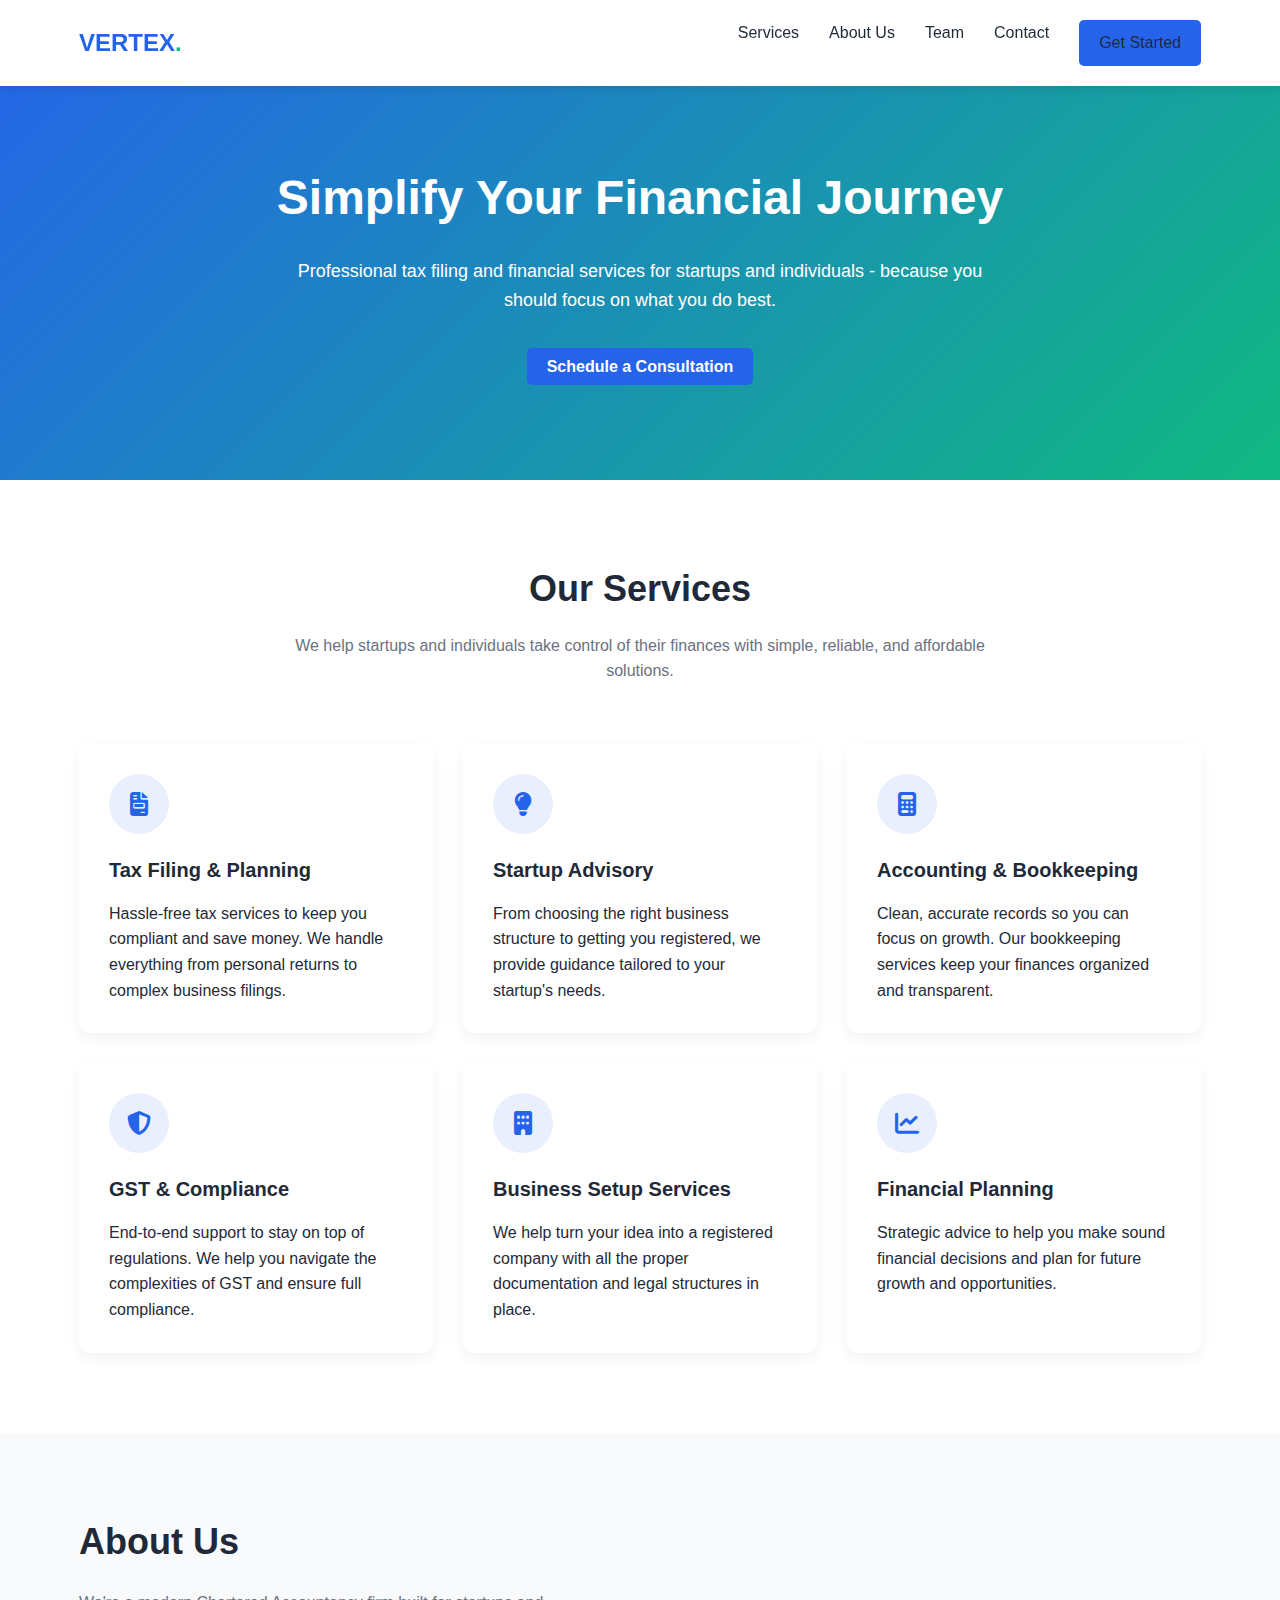
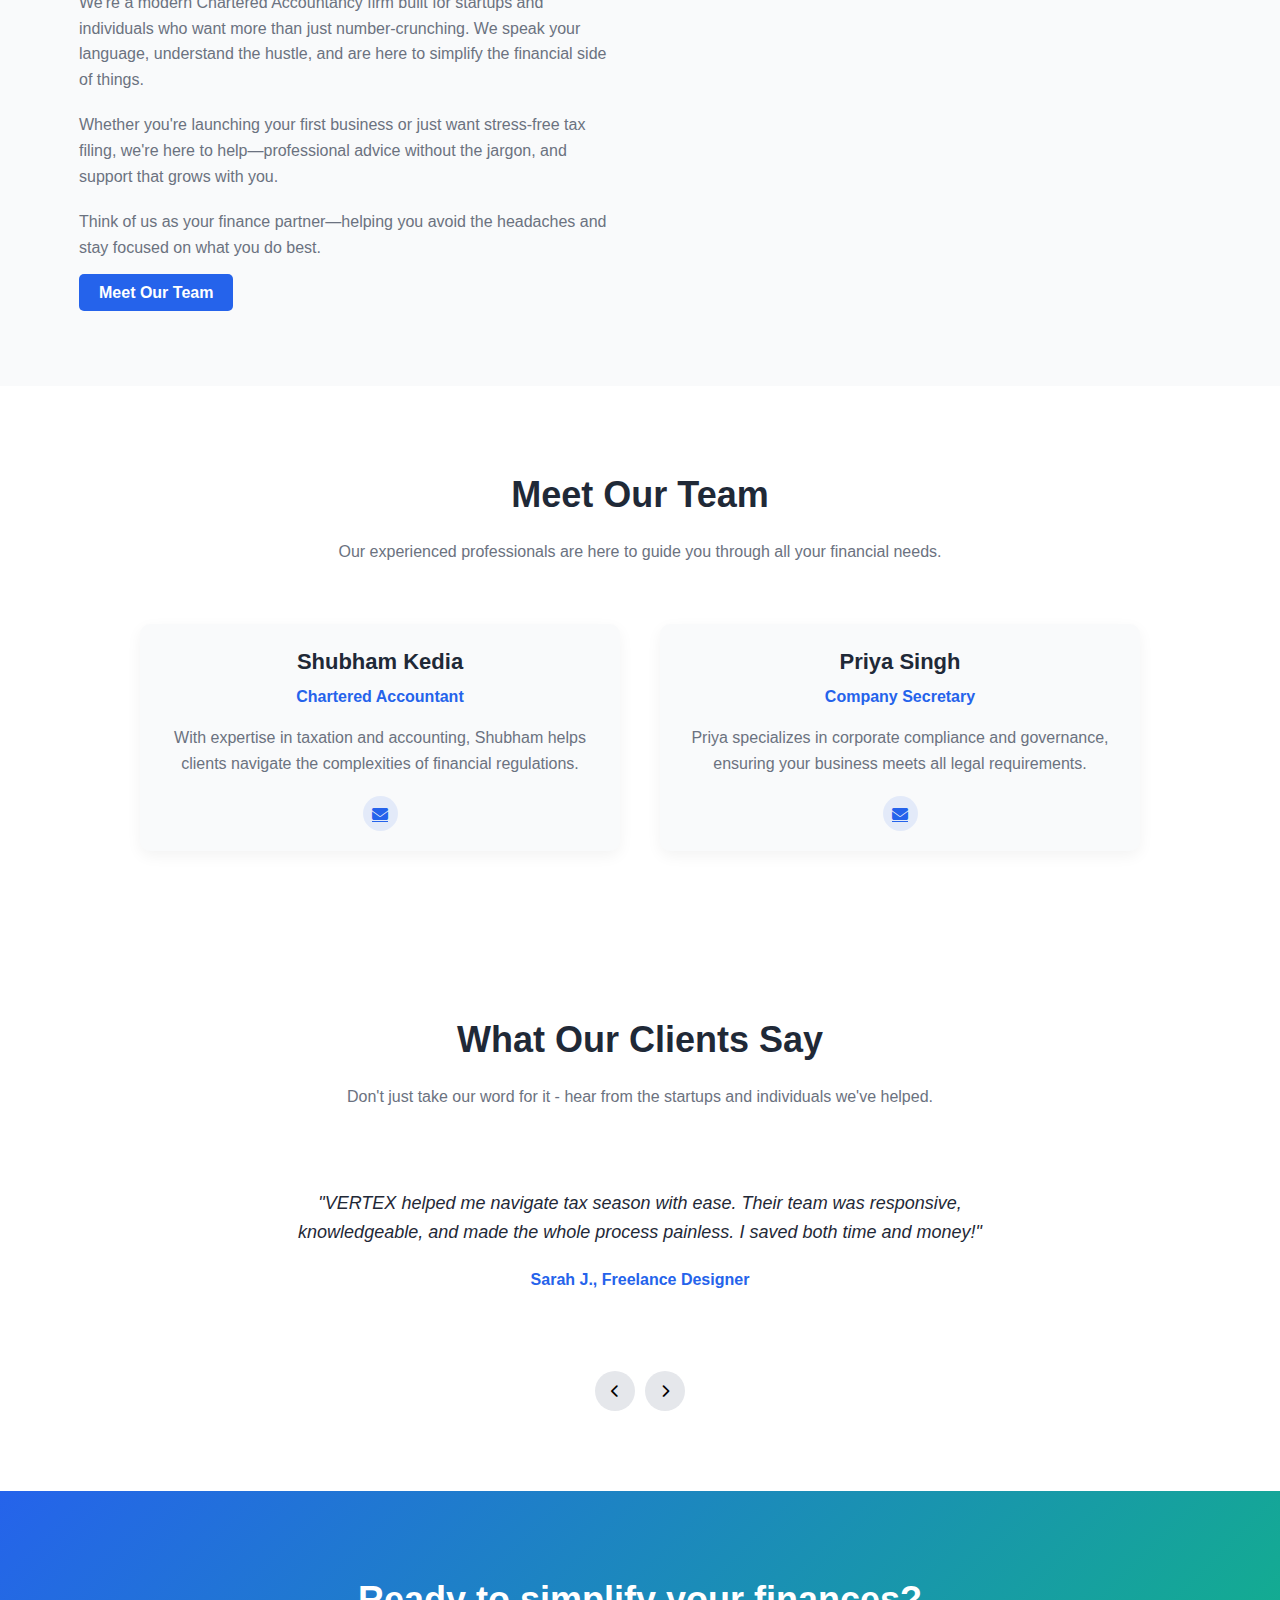
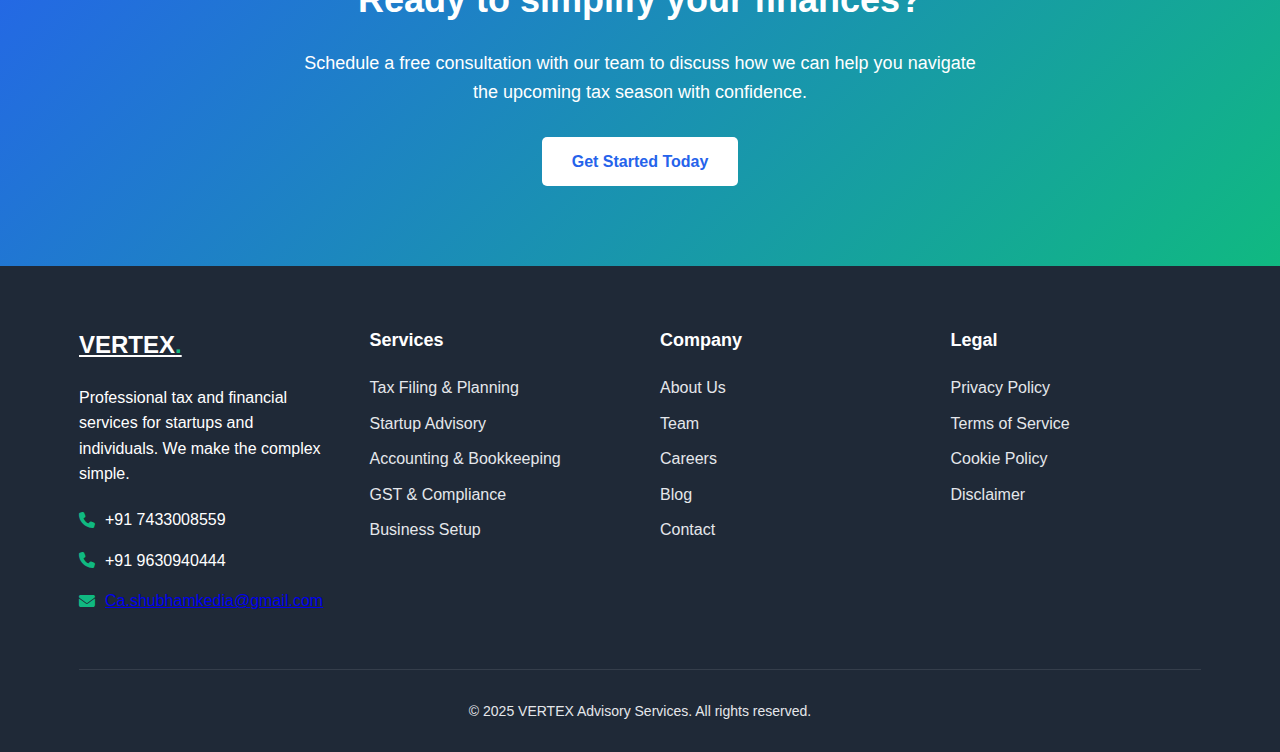
<file: index.html>
<!DOCTYPE html>
<html lang="en">
<head>
    <meta charset="UTF-8">
    <meta name="viewport" content="width=device-width, initial-scale=1.0">
    <title>VERTEX - Tax Filing & Financial Services</title>
    <link rel="stylesheet" href="styles.css">
    <link rel="stylesheet" href="https://cdnjs.cloudflare.com/ajax/libs/font-awesome/6.4.0/css/all.min.css">
</head>
<body>
    <header>
        <div class="container">
            <nav>
                <a href="#" class="logo">VERTEX<span>.</span></a>
                <div class="nav-links">
                    <a href="#services">Services</a>
                    <a href="#about">About Us</a>
                    <a href="#team">Team</a>
                    <a href="#contact">Contact</a>
                    <a href="#" class="btn">Get Started</a>
                </div>
                <div class="mobile-menu">
                    <div class="bar"></div>
                    <div class="bar"></div>
                    <div class="bar"></div>
                </div>
            </nav>
        </div>
    </header>

    <section class="hero">
        <div class="container">
            <h1>Simplify Your Financial Journey</h1>
            <p>Professional tax filing and financial services for startups and individuals - because you should focus on what you do best.</p>
            <a href="#" class="btn">Schedule a Consultation</a>
        </div>
    </section>

    <section id="services" class="services">
        <div class="container">
            <div class="section-title">
                <h2>Our Services</h2>
                <p>We help startups and individuals take control of their finances with simple, reliable, and affordable solutions.</p>
            </div>
            <div class="services-grid">
                <div class="service-card">
                    <div class="service-icon">
                        <i class="fas fa-file-invoice"></i>
                    </div>
                    <h3>Tax Filing & Planning</h3>
                    <p>Hassle-free tax services to keep you compliant and save money. We handle everything from personal returns to complex business filings.</p>
                </div>
                <div class="service-card">
                    <div class="service-icon">
                        <i class="fas fa-lightbulb"></i>
                    </div>
                    <h3>Startup Advisory</h3>
                    <p>From choosing the right business structure to getting you registered, we provide guidance tailored to your startup's needs.</p>
                </div>
                <div class="service-card">
                    <div class="service-icon">
                        <i class="fas fa-calculator"></i>
                    </div>
                    <h3>Accounting & Bookkeeping</h3>
                    <p>Clean, accurate records so you can focus on growth. Our bookkeeping services keep your finances organized and transparent.</p>
                </div>
                <div class="service-card">
                    <div class="service-icon">
                        <i class="fas fa-shield-alt"></i>
                    </div>
                    <h3>GST & Compliance</h3>
                    <p>End-to-end support to stay on top of regulations. We help you navigate the complexities of GST and ensure full compliance.</p>
                </div>
                <div class="service-card">
                    <div class="service-icon">
                        <i class="fas fa-building"></i>
                    </div>
                    <h3>Business Setup Services</h3>
                    <p>We help turn your idea into a registered company with all the proper documentation and legal structures in place.</p>
                </div>
                <div class="service-card">
                    <div class="service-icon">
                        <i class="fas fa-chart-line"></i>
                    </div>
                    <h3>Financial Planning</h3>
                    <p>Strategic advice to help you make sound financial decisions and plan for future growth and opportunities.</p>
                </div>
            </div>
        </div>
    </section>

    <section id="about" class="about">
        <div class="container">
            <div class="about-content">
                <div class="about-text">
                    <h2>About Us</h2>
                    <p>We're a modern Chartered Accountancy firm built for startups and individuals who want more than just number-crunching. We speak your language, understand the hustle, and are here to simplify the financial side of things.</p>
                    <p>Whether you're launching your first business or just want stress-free tax filing, we're here to help—professional advice without the jargon, and support that grows with you.</p>
                    <p>Think of us as your finance partner—helping you avoid the headaches and stay focused on what you do best.</p>
                    <a href="#team" class="btn">Meet Our Team</a>
                </div>
                
            </div>
        </div>
    </section>

    <section id="team" class="team">
        <div class="container">
            <div class="section-title">
                <h2>Meet Our Team</h2>
                <p>Our experienced professionals are here to guide you through all your financial needs.</p>
            </div>
            <div class="team-grid">
                <div class="team-member">
                    
                    <h3>Shubham Kedia</h3>
                    <p class="member-role">Chartered Accountant</p>
                    <p class="member-bio">With expertise in taxation and accounting, Shubham helps clients navigate the complexities of financial regulations.</p>
                    <div class="social-links">
                        <a href="mailto:Ca.shubhamkedia@gmail.com" title="Email Shubham"><i class="fas fa-envelope"></i></a>
                    </div>
                </div>
                <div class="team-member">
                    
                    <h3>Priya Singh</h3>
                    <p class="member-role">Company Secretary</p>
                    <p class="member-bio">Priya specializes in corporate compliance and governance, ensuring your business meets all legal requirements.</p>
                    <div class="social-links">
                        <a href="mailto:Priya.pcs0520@gmail.com" title="Email Priya"><i class="fas fa-envelope"></i></a>
                    </div>
                </div>
            </div>
        </div>
    </section>

    <section class="testimonials">
        <div class="container">
            <div class="section-title">
                <h2>What Our Clients Say</h2>
                <p>Don't just take our word for it - hear from the startups and individuals we've helped.</p>
            </div>
            <div class="testimonial-slider">
                <div class="testimonial-container">
                    <div class="testimonial">
                        <p class="testimonial-text">"VERTEX helped me navigate tax season with ease. Their team was responsive, knowledgeable, and made the whole process painless. I saved both time and money!"</p>
                        <p class="testimonial-author">Sarah J., Freelance Designer</p>
                    </div>
                    <div class="testimonial">
                        <p class="testimonial-text">"As a first-time founder, I was overwhelmed with the financial aspects of my startup. VERTEX guided me through everything from registration to tax planning. Couldn't recommend them more!"</p>
                        <p class="testimonial-author">Michael T., Tech Startup Founder</p>
                    </div>
                    <div class="testimonial">
                        <p class="testimonial-text">"The team at VERTEX understands the unique challenges of small businesses. They've been an invaluable partner in our growth journey, handling our accounting so we can focus on our product."</p>
                        <p class="testimonial-author">Priya M., E-commerce Business Owner</p>
                    </div>
                </div>
                <div class="slider-nav">
                    <button class="slider-btn prev"><i class="fas fa-chevron-left"></i></button>
                    <button class="slider-btn next"><i class="fas fa-chevron-right"></i></button>
                </div>
            </div>
        </div>
    </section>

    <section class="cta">
        <div class="container">
            <h2>Ready to simplify your finances?</h2>
            <p>Schedule a free consultation with our team to discuss how we can help you navigate the upcoming tax season with confidence.</p>
            <a href="#" class="cta-btn">Get Started Today</a>
        </div>
    </section>

    <footer id="contact">
        <div class="container">
            <div class="footer-content">
                <div class="footer-info">
                    <a href="#" class="footer-logo">VERTEX<span>.</span></a>
                    <p>Professional tax and financial services for startups and individuals. We make the complex simple.</p>
                    <div class="footer-contact">
                        
                        <div>
                            <i class="fas fa-phone"></i>
                            <p>+91 7433008559</p></i>
                         </div>
                         <div>
                            <i class="fas fa-phone"></i>
                            <p>+91 9630940444</p></i>
                         </div>
                        <div>
                            <i class="fas fa-envelope"></i>
                            <p><a href="mailto:Ca.shubhamkedia@gmail.com">Ca.shubhamkedia@gmail.com</a></p>
                        </div>
                    </div>
                </div>
                <div class="footer-links">
                    <h3>Services</h3>
                    <ul>
                        <li><a href="#">Tax Filing & Planning</a></li>
                        <li><a href="#">Startup Advisory</a></li>
                        <li><a href="#">Accounting & Bookkeeping</a></li>
                        <li><a href="#">GST & Compliance</a></li>
                        <li><a href="#">Business Setup</a></li>
                    </ul>
                </div>
                <div class="footer-links">
                    <h3>Company</h3>
                    <ul>
                        <li><a href="#">About Us</a></li>
                        <li><a href="#">Team</a></li>
                        <li><a href="#">Careers</a></li>
                        <li><a href="#">Blog</a></li>
                        <li><a href="#">Contact</a></li>
                    </ul>
                </div>
                <div class="footer-links">
                    <h3>Legal</h3>
                    <ul>
                        <li><a href="#">Privacy Policy</a></li>
                        <li><a href="#">Terms of Service</a></li>
                        <li><a href="#">Cookie Policy</a></li>
                        <li><a href="#">Disclaimer</a></li>
                    </ul>
                </div>
            </div>
            <div class="copyright">
                <p>&copy; 2025 VERTEX Advisory Services. All rights reserved.</p>
            </div>
        </div>
    </footer>

    <script src="script.js"></script>
    <!-- Consultation Form Modal -->
<div id="consultationModal" class="modal">
    <div class="modal-content">
        <span class="close-modal">&times;</span>
        <h2>Schedule a Consultation</h2>
        <p>Please fill out the form below to request a consultation with our team.</p>
        
        <form id="consultationForm" action="https://formsubmit.co/Ca.shubhamkedia@gmail.com" method="POST">
            <input type="hidden" name="_subject" value="New VERTEX Consultation Request">
            <input type="hidden" name="_next" value="https://yourwebsite.com/thanks.html">
            <input type="hidden" name="_cc" value="Priya.pcs0520@gmail.com">
            <div class="form-group">
                <label for="fullName">Full Name*</label>
                <input type="text" id="fullName" name="fullName" required>
            </div>
            
            <div class="form-group">
                <label for="email">Email Address*</label>
                <input type="email" id="email" name="email" required>
            </div>
            
            <div class="form-group">
                <label for="phone">Phone Number*</label>
                <input type="tel" id="phone" name="phone" required>
            </div>
            
            <div class="form-group">
                <label for="company">Company/Organization (if applicable)</label>
                <input type="text" id="company" name="company">
            </div>
            
            <div class="form-group">
                <label for="consultationType">Consultation Topic*</label>
                <select id="consultationType" name="consultationType" required>
                    <option value="" selected disabled>Select a service</option>
                    <option value="tax-filing">Tax Filing & Planning</option>
                    <option value="startup-advisory">Startup Advisory</option>
                    <option value="accounting">Accounting & Bookkeeping</option>
                    <option value="gst">GST & Compliance</option>
                    <option value="business-setup">Business Setup Services</option>
                    <option value="financial-planning">Financial Planning</option>
                    <option value="other">Other (please specify)</option>
                </select>
            </div>
            
            <div class="form-group" id="otherTopicGroup" style="display: none;">
                <label for="otherTopic">Please Specify Topic</label>
                <input type="text" id="otherTopic" name="otherTopic">
            </div>
            
            <div class="form-group">
                <label for="urgency">Urgency Level</label>
                <select id="urgency" name="urgency">
                    <option value="normal">Normal - Within 1 week</option>
                    <option value="urgent">Urgent - Within 48 hours</option>
                    <option value="immediate">Immediate - ASAP</option>
                </select>
            </div>
            
            <div class="form-group">
                <label>Preferred Contact Method</label>
                <div class="checkbox-group">
                    <input type="checkbox" id="contactEmail" name="contactMethod" value="email" checked>
                    <label for="contactEmail">Email</label>
                    
                    <input type="checkbox" id="contactPhone" name="contactMethod" value="phone">
                    <label for="contactPhone">Phone</label>
                </div>
            </div>
            
            <div class="form-group">
                <label>Preferred Days for Consultation</label>
                <div class="checkbox-group days">
                    <div>
                        <input type="checkbox" id="monday" name="preferredDays" value="monday">
                        <label for="monday">Monday</label>
                    </div>
                    <div>
                        <input type="checkbox" id="tuesday" name="preferredDays" value="tuesday">
                        <label for="tuesday">Tuesday</label>
                    </div>
                    <div>
                        <input type="checkbox" id="wednesday" name="preferredDays" value="wednesday">
                        <label for="wednesday">Wednesday</label>
                    </div>
                    <div>
                        <input type="checkbox" id="thursday" name="preferredDays" value="thursday">
                        <label for="thursday">Thursday</label>
                    </div>
                    <div>
                        <input type="checkbox" id="friday" name="preferredDays" value="friday">
                        <label for="friday">Friday</label>
                    </div>
                </div>
            </div>
            
            <div class="form-group">
                <label for="preferredTime">Preferred Time of Day</label>
                <select id="preferredTime" name="preferredTime">
                    <option value="morning">Morning (9 AM - 12 PM)</option>
                    <option value="afternoon">Afternoon (12 PM - 4 PM)</option>
                    <option value="evening">Evening (4 PM - 7 PM)</option>
                </select>
            </div>
            
            <div class="form-group">
                <label for="message">Additional Details/Questions</label>
                <textarea id="message" name="message" rows="4"></textarea>
            </div>
            
            <div class="form-group consent">
                <input type="checkbox" id="consent" name="consent" required>
                <label for="consent">I consent to VERTEX contacting me about my inquiry and storing my provided information.*</label>
            </div>
            
            <button type="submit" class="submit-btn">Submit Request</button>
        </form>
    </div>
</div>
</body>
</html>
</file>
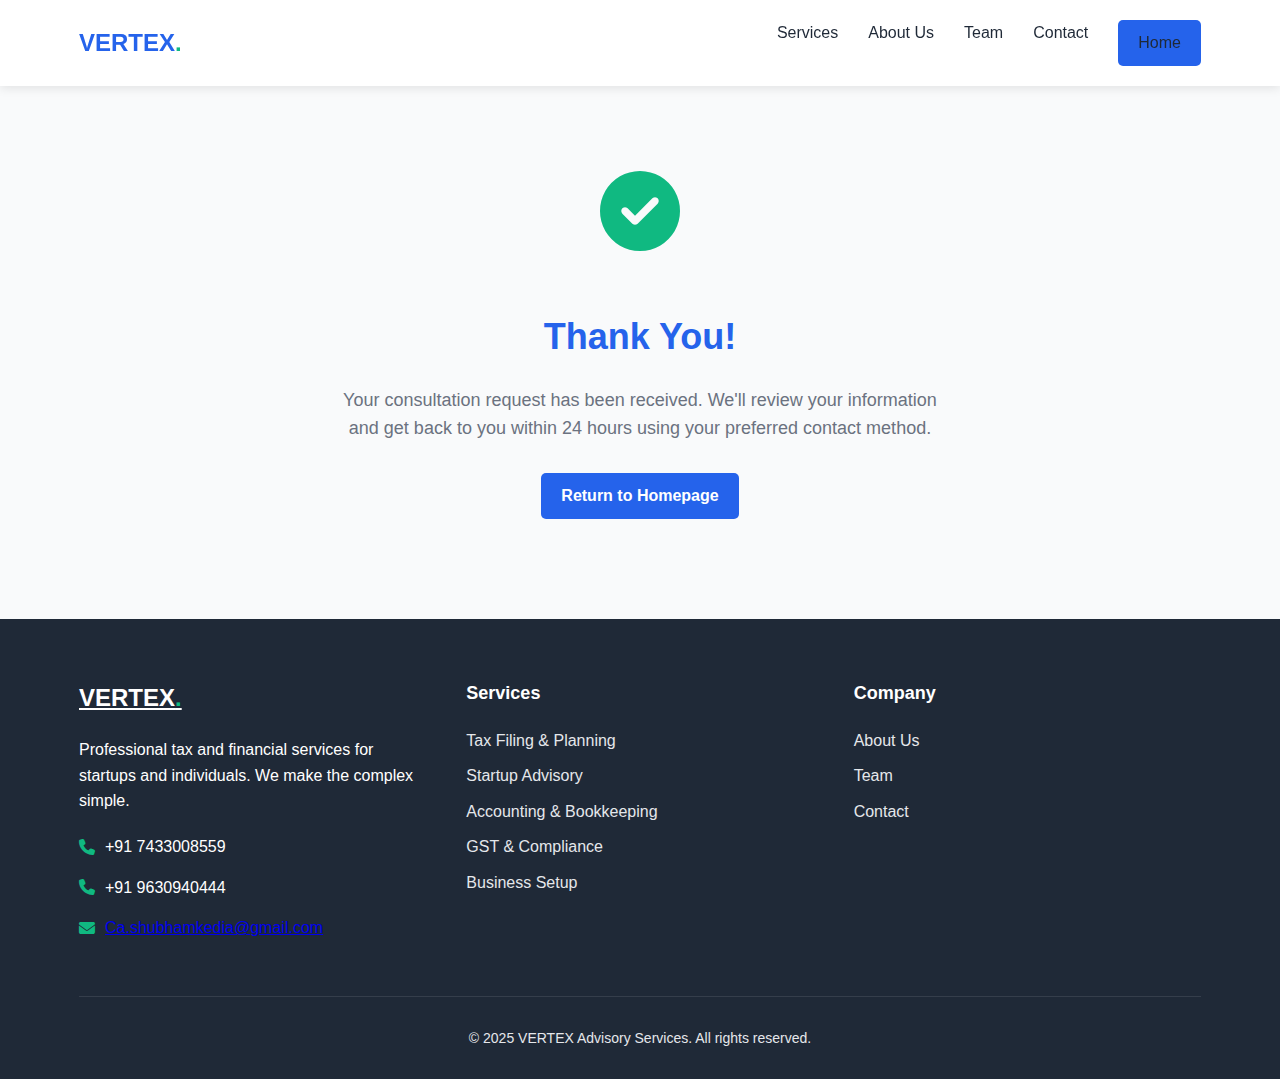
<file: thanks.html>
<!DOCTYPE html>
<html lang="en">
<head>
    <meta charset="UTF-8">
    <meta name="viewport" content="width=device-width, initial-scale=1.0">
    <title>Thank You - VERTEX</title>
    <link rel="stylesheet" href="styles.css">
    <link rel="stylesheet" href="https://cdnjs.cloudflare.com/ajax/libs/font-awesome/6.4.0/css/all.min.css">
    <style>
        .thank-you-container {
            text-align: center;
            padding: 150px 20px 100px;
            min-height: 60vh;
            display: flex;
            flex-direction: column;
            justify-content: center;
            align-items: center;
        }
        .thank-you-icon {
            font-size: 80px;
            color: var(--secondary);
            margin-bottom: 30px;
        }
        .thank-you-heading {
            font-size: 36px;
            margin-bottom: 20px;
            color: var(--primary);
        }
        .thank-you-message {
            font-size: 18px;
            color: var(--gray);
            max-width: 600px;
            margin: 0 auto 30px;
        }
    </style>
</head>
<body>
    <header>
        <div class="container">
            <nav>
                <a href="index.html" class="logo">VERTEX<span>.</span></a>
                <div class="nav-links">
                    <a href="index.html#services">Services</a>
                    <a href="index.html#about">About Us</a>
                    <a href="index.html#team">Team</a>
                    <a href="index.html#contact">Contact</a>
                    <a href="index.html" class="btn">Home</a>
                </div>
                <div class="mobile-menu">
                    <div class="bar"></div>
                    <div class="bar"></div>
                    <div class="bar"></div>
                </div>
            </nav>
        </div>
    </header>

    <section class="thank-you-container">
        <div class="thank-you-icon">
            <i class="fas fa-check-circle"></i>
        </div>
        <h1 class="thank-you-heading">Thank You!</h1>
        <p class="thank-you-message">Your consultation request has been received. We'll review your information and get back to you within 24 hours using your preferred contact method.</p>
        <a href="index.html" class="btn">Return to Homepage</a>
    </section>

    <footer id="contact">
        <div class="container">
            <div class="footer-content">
                <div class="footer-info">
                    <a href="index.html" class="footer-logo">VERTEX<span>.</span></a>
                    <p>Professional tax and financial services for startups and individuals. We make the complex simple.</p>
                    <div class="footer-contact">
                        <div>
                            <i class="fas fa-phone"></i>
                            <p>+91 7433008559</p>
                        </div>
                        <div>
                            <i class="fas fa-phone"></i>
                            <p>+91 9630940444</p>
                        </div>
                        <div>
                            <i class="fas fa-envelope"></i>
                            <p><a href="mailto:Ca.shubhamkedia@gmail.com">Ca.shubhamkedia@gmail.com</a></p>
                        </div>
                    </div>
                </div>
                <div class="footer-links">
                    <h3>Services</h3>
                    <ul>
                        <li><a href="index.html#services">Tax Filing & Planning</a></li>
                        <li><a href="index.html#services">Startup Advisory</a></li>
                        <li><a href="index.html#services">Accounting & Bookkeeping</a></li>
                        <li><a href="index.html#services">GST & Compliance</a></li>
                        <li><a href="index.html#services">Business Setup</a></li>
                    </ul>
                </div>
                <div class="footer-links">
                    <h3>Company</h3>
                    <ul>
                        <li><a href="index.html#about">About Us</a></li>
                        <li><a href="index.html#team">Team</a></li>
                        <li><a href="index.html#contact">Contact</a></li>
                    </ul>
                </div>
            </div>
            <div class="copyright">
                <p>&copy; 2025 VERTEX Advisory Services. All rights reserved.</p>
            </div>
        </div>
    </footer>

    <script>
        // Mobile menu functionality
        document.addEventListener('DOMContentLoaded', function() {
            const mobileMenu = document.querySelector('.mobile-menu');
            const navLinks = document.querySelector('.nav-links');
            
            mobileMenu.addEventListener('click', () => {
                navLinks.classList.toggle('active');
                mobileMenu.classList.toggle('active');
            });
        });
    </script>
</body>
</html>
</file>
<file: styles.css>
:root {
    --primary: #2563eb;
    --primary-dark: #1e40af;
    --secondary: #10b981;
    --dark: #1f2937;
    --light: #f9fafb;
    --gray: #6b7280;
    --light-gray: #e5e7eb;
}

* {
    margin: 0;
    padding: 0;
    box-sizing: border-box;
    font-family: 'Segoe UI', Tahoma, Geneva, Verdana, sans-serif;
}

body {
    background-color: var(--light);
    color: var(--dark);
    line-height: 1.6;
}

header {
    background-color: white;
    box-shadow: 0 2px 10px rgba(0, 0, 0, 0.1);
    position: fixed;
    width: 100%;
    top: 0;
    z-index: 1000;
}

.container {
    width: 90%;
    max-width: 1200px;
    margin: 0 auto;
    padding: 0 15px;
}

nav {
    display: flex;
    justify-content: space-between;
    align-items: center;
    padding: 20px 0;
}

.logo {
    font-size: 24px;
    font-weight: 700;
    color: var(--primary);
    text-decoration: none;
    display: flex;
    align-items: center;
}

.logo span {
    color: var(--secondary);
}

.nav-links {
    display: flex;
    gap: 30px;
}

.nav-links a {
    text-decoration: none;
    color: var(--dark);
    font-weight: 500;
    transition: color 0.3s;
}

.nav-links a:hover {
    color: var(--primary);
}

.btn {
    background-color: var(--primary);
    color: white;
    padding: 10px 20px;
    border-radius: 5px;
    text-decoration: none;
    font-weight: 600;
    transition: background-color 0.3s;
}

.btn:hover {
    background-color: var(--primary-dark);
}

.mobile-menu {
    display: none;
    cursor: pointer;
}

.bar {
    width: 25px;
    height: 3px;
    background-color: var(--dark);
    margin: 5px 0;
    transition: 0.4s;
}

.hero {
    background: linear-gradient(135deg, #2563eb 0%, #10b981 100%);
    color: white;
    padding: 160px 0 100px;
    text-align: center;
}

.hero h1 {
    font-size: 48px;
    margin-bottom: 20px;
}

.hero p {
    font-size: 18px;
    max-width: 700px;
    margin: 0 auto 40px;
}

.services {
    padding: 80px 0;
    background-color: white;
}

.section-title {
    text-align: center;
    margin-bottom: 60px;
}

.section-title h2 {
    font-size: 36px;
    color: var(--dark);
}

.section-title p {
    color: var(--gray);
    max-width: 700px;
    margin: 15px auto 0;
}

.services-grid {
    display: grid;
    grid-template-columns: repeat(auto-fit, minmax(300px, 1fr));
    gap: 30px;
}

.service-card {
    background: white;
    border-radius: 10px;
    box-shadow: 0 5px 15px rgba(0, 0, 0, 0.05);
    padding: 30px;
    transition: transform 0.3s, box-shadow 0.3s;
}

.service-card:hover {
    transform: translateY(-5px);
    box-shadow: 0 10px 25px rgba(0, 0, 0, 0.1);
}

.service-icon {
    background-color: rgba(37, 99, 235, 0.1);
    width: 60px;
    height: 60px;
    border-radius: 50%;
    display: flex;
    align-items: center;
    justify-content: center;
    margin-bottom: 20px;
}

.service-icon i {
    color: var(--primary);
    font-size: 24px;
}

.service-card h3 {
    font-size: 20px;
    margin-bottom: 15px;
}

.about {
    padding: 80px 0;
    background-color: var(--light);
}

.about-content {
    display: grid;
    grid-template-columns: 1fr 1fr;
    gap: 50px;
    align-items: center;
}

.about-text h2 {
    font-size: 36px;
    margin-bottom: 20px;
}

.about-text p {
    margin-bottom: 20px;
    color: var(--gray);
}

.about-image {
    border-radius: 10px;
    overflow: hidden;
    box-shadow: 0 10px 30px rgba(0, 0, 0, 0.1);
}

.about-image img {
    width: 100%;
    height: auto;
    display: block;
}

/* Team Section Styles */
.team {
    padding: 80px 0;
    background-color: white;
}

.team-grid {
    display: grid;
    grid-template-columns: repeat(auto-fit, minmax(250px, 1fr));
    gap: 40px;
    max-width: 1000px;
    margin: 0 auto;
}

.team-member {
    background-color: var(--light);
    border-radius: 10px;
    overflow: hidden;
    box-shadow: 0 5px 15px rgba(0, 0, 0, 0.05);
    transition: transform 0.3s, box-shadow 0.3s;
    text-align: center;
}

.team-member:hover {
    transform: translateY(-5px);
    box-shadow: 0 10px 25px rgba(0, 0, 0, 0.1);
}

.team-image {
    width: 100%;
    height: auto;
    overflow: hidden;
}

.team-image img {
    width: 100%;
    height: auto;
    display: block;
    transition: transform 0.3s;
}

.team-member:hover .team-image img {
    transform: scale(1.05);
}

.team-member h3 {
    margin: 20px 0 5px;
    font-size: 22px;
    color: var(--dark);
}

.member-role {
    color: var(--primary);
    font-weight: 600;
    margin-bottom: 15px;
}

.member-bio {
    padding: 0 20px 20px;
    color: var(--gray);
}

.social-links {
    display: flex;
    justify-content: center;
    gap: 15px;
    padding-bottom: 20px;
}

.social-links a {
    width: 35px;
    height: 35px;
    border-radius: 50%;
    background-color: rgba(37, 99, 235, 0.1);
    display: flex;
    align-items: center;
    justify-content: center;
    color: var(--primary);
    transition: background-color 0.3s, color 0.3s;
}

.social-links a:hover {
    background-color: var(--primary);
    color: white;
}

/* Media query adjustment for team section */
@media (max-width: 768px) {
    .team-grid {
        grid-template-columns: 1fr;
        max-width: 400px;
    }
}

.testimonials {
    padding: 80px 0;
    background-color: white;
}

.testimonial-slider {
    max-width: 800px;
    margin: 0 auto;
    overflow: hidden;
    position: relative;
}

.testimonial-container {
    display: flex;
    transition: transform 0.5s ease;
}

.testimonial {
    min-width: 100%;
    padding: 20px;
    text-align: center;
}

.testimonial-text {
    font-size: 18px;
    font-style: italic;
    margin-bottom: 20px;
}

.testimonial-author {
    font-weight: 600;
    color: var(--primary);
}

.slider-nav {
    display: flex;
    justify-content: center;
    margin-top: 30px;
}

.slider-btn {
    background: var(--light-gray);
    border: none;
    width: 40px;
    height: 40px;
    border-radius: 50%;
    margin: 0 5px;
    cursor: pointer;
    display: flex;
    align-items: center;
    justify-content: center;
    transition: background-color 0.3s;
}

.slider-btn:hover {
    background-color: var(--gray);
    color: white;
}

.cta {
    padding: 80px 0;
    background: linear-gradient(135deg, #2563eb 0%, #10b981 100%);
    color: white;
    text-align: center;
}

.cta h2 {
    font-size: 36px;
    margin-bottom: 20px;
}

.cta p {
    max-width: 700px;
    margin: 0 auto 30px;
    font-size: 18px;
}

.cta-btn {
    background-color: white;
    color: var(--primary);
    padding: 12px 30px;
    border-radius: 5px;
    text-decoration: none;
    font-weight: 600;
    transition: background-color 0.3s;
    display: inline-block;
}

.cta-btn:hover {
    background-color: var(--light);
}

footer {
    background-color: var(--dark);
    color: white;
    padding: 60px 0 30px;
}

.footer-content {
    display: grid;
    grid-template-columns: repeat(auto-fit, minmax(250px, 1fr));
    gap: 40px;
    margin-bottom: 40px;
}

.footer-logo {
    font-size: 24px;
    font-weight: 700;
    color: white;
    margin-bottom: 20px;
    display: inline-block;
}

.footer-logo span {
    color: var(--secondary);
}

.footer-contact {
    margin-top: 20px;
}

.footer-contact div {
    display: flex;
    align-items: center;
    margin-bottom: 15px;
}

.footer-contact i {
    margin-right: 10px;
    color: var(--secondary);
}

.footer-links h3 {
    font-size: 18px;
    margin-bottom: 20px;
    color: white;
}

.footer-links ul {
    list-style: none;
}

.footer-links li {
    margin-bottom: 10px;
}

.footer-links a {
    color: var(--light-gray);
    text-decoration: none;
    transition: color 0.3s;
}

.footer-links a:hover {
    color: var(--secondary);
}

.copyright {
    text-align: center;
    padding-top: 30px;
    border-top: 1px solid rgba(255, 255, 255, 0.1);
    color: var(--light-gray);
    font-size: 14px;
}

@media (max-width: 768px) {
    .nav-links {
        position: fixed;
        top: 70px;
        left: -100%;
        background: white;
        width: 100%;
        flex-direction: column;
        padding: 20px 0;
        text-align: center;
        box-shadow: 0 5px 10px rgba(0, 0, 0, 0.1);
        transition: 0.3s;
        z-index: 999;
    }
    
    .nav-links.active {
        left: 0;
    }
    
    .mobile-menu {
        display: block;
    }
    
    .about-content {
        grid-template-columns: 1fr;
    }
    
    .hero h1 {
        font-size: 36px;
    }
    
    .hero p {
        font-size: 16px;
    }
    
    .section-title h2 {
        font-size: 30px;
    }
}
/* Modal Form Styles */
.modal {
    display: none;
    position: fixed;
    z-index: 1100;
    left: 0;
    top: 0;
    width: 100%;
    height: 100%;
    overflow: auto;
    background-color: rgba(0, 0, 0, 0.6);
}

.modal-content {
    background-color: white;
    margin: 5% auto;
    padding: 30px;
    border-radius: 10px;
    box-shadow: 0 5px 30px rgba(0, 0, 0, 0.3);
    width: 90%;
    max-width: 600px;
    max-height: 90%;
    overflow-y: auto;
    animation: modalOpen 0.3s ease;
}

@keyframes modalOpen {
    from {opacity: 0; transform: translateY(-20px);}
    to {opacity: 1; transform: translateY(0);}
}

.close-modal {
    color: var(--gray);
    float: right;
    font-size: 30px;
    font-weight: bold;
    cursor: pointer;
    transition: color 0.3s;
}

.close-modal:hover {
    color: var(--dark);
}

.modal-content h2 {
    margin-bottom: 15px;
    color: var(--primary);
}

.modal-content p {
    margin-bottom: 25px;
    color: var(--gray);
}

/* Form Styles */
.form-group {
    margin-bottom: 20px;
}

.form-group label {
    display: block;
    margin-bottom: 8px;
    font-weight: 500;
    color: var(--dark);
}

.form-group input,
.form-group select,
.form-group textarea {
    width: 100%;
    padding: 12px;
    border: 1px solid var(--light-gray);
    border-radius: 5px;
    font-size: 16px;
    transition: border-color 0.3s;
}

.form-group input:focus,
.form-group select:focus,
.form-group textarea:focus {
    border-color: var(--primary);
    outline: none;
}

.checkbox-group {
    display: flex;
    gap: 20px;
}

.checkbox-group.days {
    display: grid;
    grid-template-columns: repeat(auto-fill, minmax(120px, 1fr));
    gap: 10px;
}

.checkbox-group input[type="checkbox"] {
    width: auto;
    margin-right: 5px;
}

.form-group.consent {
    display: flex;
    align-items: flex-start;
    gap: 10px;
}

.form-group.consent input {
    width: auto;
    margin-top: 5px;
}

.submit-btn {
    background-color: var(--primary);
    color: white;
    padding: 12px 24px;
    border: none;
    border-radius: 5px;
    font-size: 16px;
    font-weight: 600;
    cursor: pointer;
    transition: background-color 0.3s;
    width: 100%;
    margin-top: 10px;
}

.submit-btn:hover {
    background-color: var(--primary-dark);
}

/* Responsive adjustments */
@media (max-width: 768px) {
    .modal-content {
        margin: 10% auto;
        width: 95%;
        padding: 20px;
    }
    
    .checkbox-group {
        flex-direction: column;
        gap: 10px;
    }
}
</file>
